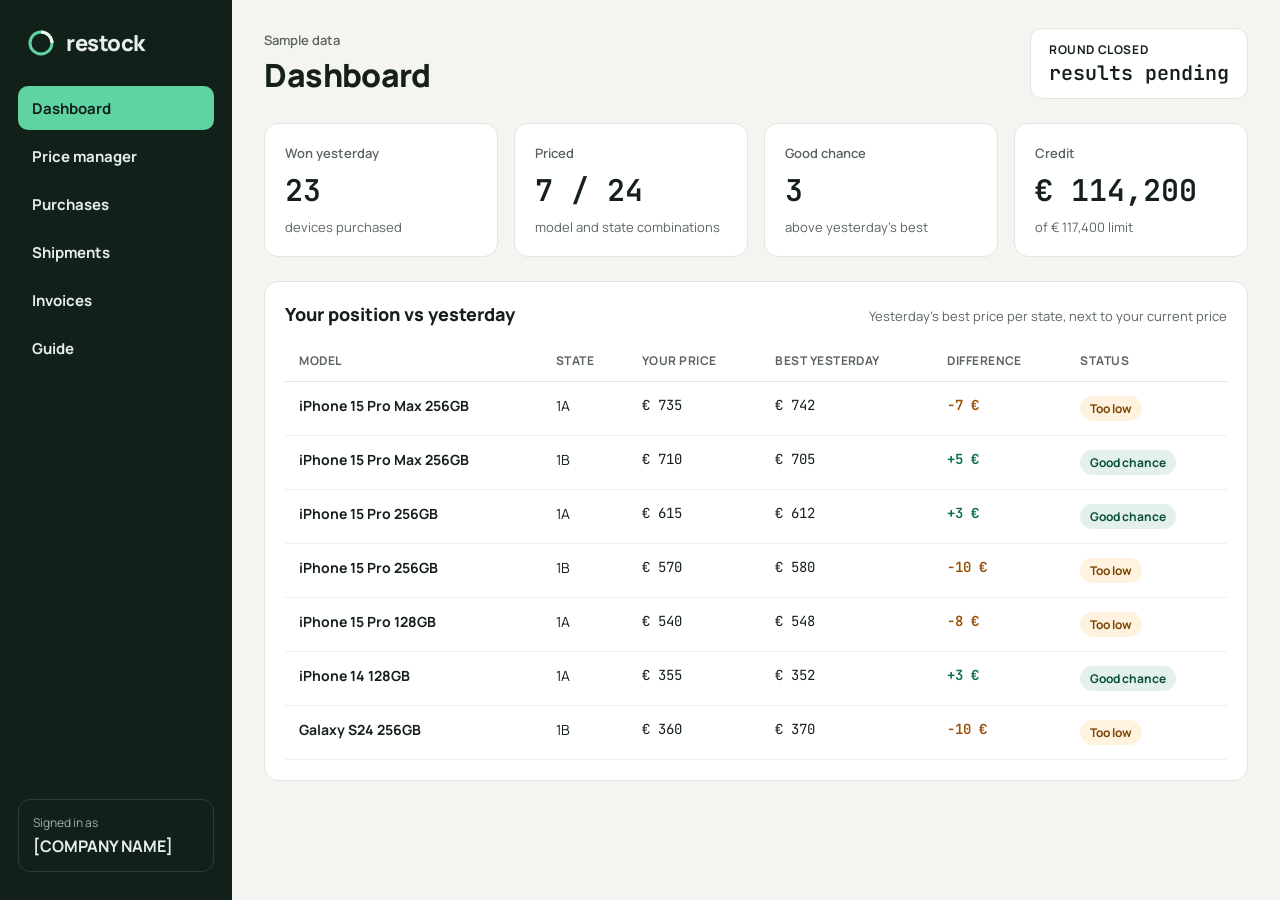
<file: index.html>
<!doctype html>
<html lang="en">
<head>
  <meta charset="utf-8">
  <meta name="viewport" content="width=device-width, initial-scale=1">
  <title>Restock buyer portal</title>
  <link rel="icon" href="favicon.svg" type="image/svg+xml">
  <link rel="preconnect" href="https://fonts.googleapis.com">
  <link rel="preconnect" href="https://fonts.gstatic.com" crossorigin>
  <link rel="stylesheet" href="https://fonts.googleapis.com/css2?family=Manrope:wght@400;500;600;700;800&amp;family=JetBrains+Mono:wght@400;600&amp;display=swap">
  <link rel="stylesheet" href="styles.css">
  <script src="app.js" defer></script>
</head>
<body>
<div class="shell">

  <nav class="sidebar" aria-label="Main menu">
    <div class="brand">
      <svg width="30" height="30" viewBox="0 0 30 30" aria-hidden="true">
        <circle cx="15" cy="15" r="11" fill="none" stroke="#5FD3A1" stroke-width="3"></circle>
        <path d="M15 4 a11 11 0 0 1 11 11" fill="none" stroke="#F4F5F1" stroke-width="3"></path>
      </svg>
      <span class="brand-name">restock</span>
    </div>
    <div class="nav-list">
      <button type="button" class="nav-item" data-screen="dash" aria-current="page">Dashboard</button>
      <button type="button" class="nav-item" data-screen="prices">Price manager</button>
      <button type="button" class="nav-item" data-screen="trade">Purchases</button>
      <button type="button" class="nav-item" data-screen="ship">Shipments</button>
      <button type="button" class="nav-item" data-screen="inv">Invoices</button>
      <button type="button" class="nav-item" data-screen="guide">Guide</button>
    </div>
    <div class="account">
      <span class="account-label">Signed in as</span>
      <span class="account-name">[COMPANY NAME]</span>
    </div>
  </nav>

  <main class="main">

    <div class="topbar">
      <div class="title-block">
        <span class="eyebrow">Sample data</span>
        <h1 id="screen-title">Dashboard</h1>
      </div>
      <div class="deadline" id="deadline">
        <span class="deadline-label" id="deadline-label">Round closes at 16:00</span>
        <span class="num deadline-time" id="deadline-time">&nbsp;</span>
      </div>
    </div>

    <!-- Dashboard -->
    <div class="dash" data-view="dash">
      <div class="kpis">
        <div class="kpi">
          <span class="kpi-label">Won yesterday</span>
          <span class="num kpi-value">23</span>
          <span class="subtle">devices purchased</span>
        </div>
        <div class="kpi">
          <span class="kpi-label">Priced</span>
          <span class="num kpi-value" id="kpi-priced">0 / 0</span>
          <span class="subtle">model and state combinations</span>
        </div>
        <div class="kpi">
          <span class="kpi-label">Good chance</span>
          <span class="num kpi-value" id="kpi-good">0</span>
          <span class="subtle">above yesterday's best</span>
        </div>
        <div class="kpi">
          <span class="kpi-label">Credit</span>
          <span class="num kpi-value">€ 114,200</span>
          <span class="subtle">of € 117,400 limit</span>
        </div>
      </div>
      <section class="panel">
        <div class="panel-head">
          <h2>Your position vs yesterday</h2>
          <span class="subtle">Yesterday's best price per state, next to your current price</span>
        </div>
        <div class="table-wrap">
          <table class="tbl">
            <thead><tr><th>Model</th><th>State</th><th>Your price</th><th>Best yesterday</th><th>Difference</th><th>Status</th></tr></thead>
            <tbody id="position-rows"></tbody>
          </table>
        </div>
      </section>
    </div>

    <!-- Price manager -->
    <section class="panel prices" data-view="prices" hidden>
      <div class="toolbar">
        <div class="field">
          <label for="search">Search model</label>
          <input id="search" class="search" type="search" placeholder="e.g. iPhone 15">
        </div>
        <div class="actions">
          <button type="button" class="btn">Import CSV</button>
          <button type="button" class="btn btn--soft" id="match-best">Set all to yesterday's best + € 1</button>
          <button type="button" class="btn btn--primary" id="save-prices">Save</button>
        </div>
      </div>
      <div class="notice" role="status" id="saved-notice" hidden>Saved. Your prices count for today's round.</div>
      <div class="table-wrap">
        <table class="tbl">
          <thead><tr><th>Product</th><th>State 1A</th><th>State 1B</th><th>State 1C</th><th>State 2</th></tr></thead>
          <tbody id="price-rows"></tbody>
        </table>
      </div>
    </section>

    <!-- Purchases -->
    <section class="panel" data-view="trade" hidden>
      <div class="filters" role="group" aria-label="Filter by status">
        <button type="button" class="chip" data-filter="all" aria-pressed="true">All</button>
        <button type="button" class="chip" data-filter="To ship" aria-pressed="false">To ship</button>
        <button type="button" class="chip" data-filter="In transit" aria-pressed="false">In transit</button>
        <button type="button" class="chip" data-filter="Discrepancy" aria-pressed="false">Discrepancy</button>
      </div>
      <div class="table-wrap">
        <table class="tbl">
          <thead><tr><th>Transaction</th><th>Date</th><th>Model</th><th>State</th><th>Price</th><th>VAT</th><th>Status</th><th>Assessment</th></tr></thead>
          <tbody id="trade-rows"></tbody>
        </table>
      </div>
    </section>

    <!-- Shipments and Invoices: not designed yet -->
    <section class="placeholder" data-view="ship inv" hidden>This screen comes in a next step.</section>

    <!-- Guide -->
    <div class="guide" data-view="guide" hidden>
      <section class="panel steps-panel">
        <h2>How a daily round works</h2>
        <div class="steps">
          <div class="step">
            <span class="num step-n">1</span>
            <span class="step-title">Set your prices</span>
            <span class="step-text">Enter a price per model and state in the Price manager, or import a CSV.</span>
          </div>
          <div class="step">
            <span class="num step-n">2</span>
            <span class="step-title">Before 16:00 CET</span>
            <span class="step-text">Prices saved before 16:00 count for that day. Bids are sealed: nobody sees anyone else’s price.</span>
          </div>
          <div class="step">
            <span class="num step-n">3</span>
            <span class="step-title">Highest price wins</span>
            <span class="step-text">Each device goes to the buyer with the highest price for its model and state. The next day you see yesterday’s best price.</span>
          </div>
          <div class="step">
            <span class="num step-n">4</span>
            <span class="step-title">Assessment and shipping</span>
            <span class="step-text">Won devices are checked at an assessment centre, then shipped to you and invoiced.</span>
          </div>
        </div>
      </section>

      <section class="panel">
        <div class="panel-intro">
          <h2>Device states</h2>
          <span class="intro-text">Every device is checked for activation lock and blacklist status. Data is wiped where possible.</span>
        </div>
        <div class="table-wrap">
          <table class="tbl">
            <thead><tr><th>State</th><th>Name</th><th>What it means</th><th>Category</th></tr></thead>
            <tbody>
              <tr><td><span class="num state-badge">1A</span></td><td class="state-name">Fully tested</td><td class="state-detail">All functions work. Looks close to new, at most tiny marks.</td><td class="state-group">Fully tested</td></tr>
              <tr><td><span class="num state-badge">1B</span></td><td class="state-name">Fully tested</td><td class="state-detail">All functions work. Light, visible signs of use.</td><td class="state-group">Fully tested</td></tr>
              <tr><td><span class="num state-badge">1C</span></td><td class="state-name">Fully tested</td><td class="state-detail">All functions work. Clear wear, scratches or dents.</td><td class="state-group">Fully tested</td></tr>
              <tr><td><span class="num state-badge">1</span></td><td class="state-name">Basic check only</td><td class="state-detail">Turns on, screen and housing intact, no missing parts. Other functions not tested.</td><td class="state-group">Partly tested</td></tr>
              <tr><td><span class="num state-badge">2</span></td><td class="state-name">Worn battery</td><td class="state-detail">Fully tested, but battery health below 80% or more than 700 cycles.</td><td class="state-group">Fully tested</td></tr>
              <tr><td><span class="num state-badge">3</span></td><td class="state-name">Major defect</td><td class="state-detail">At least one major fault, such as camera, back glass, flash, microphone or Bluetooth.</td><td class="state-group">Defective</td></tr>
              <tr><td><span class="num state-badge">4</span></td><td class="state-name">Screen defect</td><td class="state-detail">Cracked screen, dead pixels, or Face ID / Touch ID not working.</td><td class="state-group">Defective</td></tr>
              <tr><td><span class="num state-badge">5</span></td><td class="state-name">No power or locked</td><td class="state-detail">Does not turn on, or is locked to an account.</td><td class="state-group">Defective</td></tr>
            </tbody>
          </table>
        </div>
        <span class="subtle">Anything not covered by these states is not tested and does not count as a discrepancy.</span>
      </section>

      <section class="panel contact-panel">
        <h2>Questions?</h2>
        <span class="contact-text">Contact your account manager at [EMAIL] or [PHONE].</span>
      </section>
    </div>

  </main>
</div>
</body>
</html>
</file>
<file: styles.css>
/* restock buyer portal */

:root {
  --bg: #F4F5F1;
  --card: #FFFFFF;
  --ink: #15201B;
  --ink-soft: #3A443E;
  --muted: #5B655F;
  --line: #E2E5DF;
  --line-soft: #EEF0EB;
  --field: #CFD5CC;
  --green: #0B6E4F;
  --green-dark: #084F39;
  --green-tint: #E3F1EA;
  --mint: #5FD3A1;
  --night: #12201A;
  --night-ink: #E8EFEA;
  --night-muted: #9FB3A8;
  --night-line: #2C3D34;
  --amber: #9A4F00;
  --amber-ink: #7A4300;
  --amber-tint: #FFF3E0;
  --amber-line: #F2C98A;
  --blue-ink: #1D4E89;
  --blue-tint: #E6EEF8;
  --red-ink: #8E1F17;
  --red-tint: #FBE7E6;
  --grey-tint: #ECEEEA;
}

[hidden] { display: none !important; }

body { margin: 0; background: var(--bg); }
a { color: var(--green); }
a:hover { color: var(--green-dark); }

.num { font-family: 'JetBrains Mono', monospace; }
.subtle { font-size: 13px; color: var(--muted); }
.strong { font-weight: 700; }
.nowrap { white-space: nowrap; }
.is-up { color: var(--green); }
.is-down { color: var(--amber); }

/* Page layout: menu left, content right. Below about 800px the menu stacks on top. */

.shell {
  min-height: 100vh;
  display: flex;
  flex-wrap: wrap;
  font-family: Manrope, system-ui, sans-serif;
  color: var(--ink);
  background: var(--bg);
}

.sidebar {
  flex: 1 1 232px;
  max-width: 100%;
  background: var(--night);
  color: var(--night-ink);
  padding: 28px 18px;
  box-sizing: border-box;
  display: flex;
  flex-direction: column;
  gap: 28px;
}

.brand { display: flex; align-items: center; gap: 10px; padding: 0 8px; }
.brand-name { font-size: 22px; font-weight: 800; letter-spacing: -0.02em; }

.nav-list { display: flex; flex-direction: column; gap: 4px; }

.nav-item {
  text-align: left;
  min-height: 44px;
  padding: 0 14px;
  border-radius: 10px;
  border: 0;
  cursor: pointer;
  font: 700 15px Manrope, sans-serif;
  background: transparent;
  color: var(--night-ink);
}
.nav-item[aria-current="page"] { background: var(--mint); color: var(--night); }

.account {
  margin-top: auto;
  border: 1px solid var(--night-line);
  border-radius: 12px;
  padding: 14px;
  display: flex;
  flex-direction: column;
  gap: 4px;
}
.account-label { font-size: 12px; color: var(--night-muted); }
.account-name { font-weight: 700; }

.main {
  flex: 999 1 560px;
  min-width: 0;
  padding: 28px 32px 48px;
  box-sizing: border-box;
  display: flex;
  flex-direction: column;
  gap: 24px;
}

/* Title and round deadline */

.topbar { display: flex; flex-wrap: wrap; align-items: center; justify-content: space-between; gap: 16px; }
.title-block { display: flex; flex-direction: column; gap: 4px; }
.eyebrow { font-size: 13px; color: var(--muted); font-weight: 600; }
.title-block h1 { margin: 0; font-size: 32px; font-weight: 800; letter-spacing: -0.02em; }

.deadline {
  display: flex;
  flex-direction: column;
  gap: 2px;
  padding: 12px 18px;
  border-radius: 12px;
  background: var(--card);
  color: var(--ink);
  border: 1px solid var(--line);
}
.deadline.is-urgent { background: var(--amber-tint); color: var(--amber-ink); border-color: var(--amber-line); }
.deadline-label { font-size: 12px; font-weight: 700; text-transform: uppercase; letter-spacing: .05em; }
.deadline-time { font-size: 20px; font-weight: 600; }

/* Cards and tables */

.panel {
  background: var(--card);
  border: 1px solid var(--line);
  border-radius: 14px;
  padding: 20px;
  display: flex;
  flex-direction: column;
  gap: 14px;
}
.panel h2 { margin: 0; font-size: 18px; font-weight: 800; }
.panel-head { display: flex; flex-wrap: wrap; justify-content: space-between; align-items: baseline; gap: 8px; }

.table-wrap { overflow-x: auto; }
.tbl { width: 100%; border-collapse: collapse; font-size: 14px; }
.tbl th {
  text-align: left;
  font-size: 12px;
  font-weight: 700;
  letter-spacing: .04em;
  text-transform: uppercase;
  color: var(--muted);
  padding: 12px 14px;
  border-bottom: 1px solid var(--line);
  white-space: nowrap;
}
.tbl td { padding: 14px; border-bottom: 1px solid var(--line-soft); vertical-align: top; }

.pill {
  display: inline-block;
  padding: 4px 10px;
  border-radius: 999px;
  font-size: 12px;
  font-weight: 700;
  white-space: nowrap;
}
.pill--good { background: var(--green-tint); color: var(--green-dark); }
.pill--warn { background: var(--amber-tint); color: var(--amber-ink); }
.pill--info { background: var(--blue-tint); color: var(--blue-ink); }
.pill--bad { background: var(--red-tint); color: var(--red-ink); }
.pill--done { background: var(--grey-tint); color: var(--ink-soft); }

/* Dashboard */

.dash { display: flex; flex-direction: column; gap: 24px; }
.kpis { display: grid; grid-template-columns: repeat(auto-fit, minmax(200px, 1fr)); gap: 16px; }
.kpi {
  background: var(--card);
  border: 1px solid var(--line);
  border-radius: 14px;
  padding: 20px;
  display: flex;
  flex-direction: column;
  gap: 8px;
}
.kpi-label { font-size: 13px; font-weight: 600; color: var(--muted); }
.kpi-value { font-size: 30px; font-weight: 600; }
.diff { font-weight: 600; }

/* Price manager */

.prices { gap: 16px; }
.toolbar { display: flex; flex-wrap: wrap; gap: 12px; align-items: flex-end; justify-content: space-between; }
.field { display: flex; flex-direction: column; gap: 6px; }
.field label { font-size: 13px; font-weight: 700; }
.search {
  width: 280px;
  max-width: 100%;
  height: 44px;
  box-sizing: border-box;
  border: 1px solid var(--field);
  border-radius: 10px;
  padding: 0 14px;
  font: 500 15px Manrope, sans-serif;
}
.actions { display: flex; flex-wrap: wrap; gap: 10px; }

.btn {
  height: 44px;
  padding: 0 18px;
  border-radius: 10px;
  border: 1px solid var(--field);
  background: var(--card);
  font: 700 14px Manrope, sans-serif;
  color: var(--ink);
  cursor: pointer;
}
.btn--soft { border-color: var(--green); background: var(--green-tint); color: var(--green-dark); }
.btn--primary { padding: 0 22px; border: 0; background: var(--green); color: #FFFFFF; }

.notice {
  background: var(--green-tint);
  color: var(--green-dark);
  border-radius: 10px;
  padding: 12px 16px;
  font-weight: 700;
  font-size: 14px;
}

.product { min-width: 180px; }
.product-name { font-weight: 800; }
.price-cell { display: flex; flex-direction: column; gap: 6px; }
.price-input { display: flex; align-items: center; gap: 6px; }
.currency { font-size: 14px; font-weight: 700; }
.pin {
  width: 96px;
  height: 40px;
  box-sizing: border-box;
  border: 1px solid var(--field);
  border-radius: 8px;
  padding: 0 10px;
  font: 600 15px 'JetBrains Mono', monospace;
  color: var(--ink);
  background: #fff;
}
.pin:focus { outline: 2px solid var(--green); outline-offset: 1px; border-color: var(--green); }
.best-label { font-size: 12px; color: var(--muted); }
.hint { font-size: 12px; color: var(--muted); }
.hint.is-up { font-weight: 700; color: var(--green); }
.hint.is-down { font-weight: 700; color: var(--amber); }

/* Purchases */

.filters { display: flex; flex-wrap: wrap; gap: 8px; }
.chip {
  min-height: 40px;
  padding: 0 16px;
  border-radius: 999px;
  cursor: pointer;
  font: 700 14px Manrope, sans-serif;
  background: var(--card);
  color: var(--ink);
  border: 1px solid var(--field);
}
.chip[aria-pressed="true"] { background: var(--night); color: #FFFFFF; border-color: var(--night); }

/* Shipments and Invoices placeholder */

.placeholder {
  background: var(--card);
  border: 1px dashed var(--field);
  border-radius: 14px;
  padding: 48px 24px;
  text-align: center;
  color: var(--muted);
  font-weight: 600;
}

/* Guide */

.guide { display: flex; flex-direction: column; gap: 24px; max-width: 1100px; }
.guide .panel { padding: 24px; }
.guide .panel h2 { font-size: 20px; }
.steps-panel { gap: 18px; }
.contact-panel { gap: 10px; }
.steps { display: grid; grid-template-columns: repeat(auto-fit, minmax(220px, 1fr)); gap: 16px; }
.step { display: flex; flex-direction: column; gap: 8px; padding: 16px; border-radius: 12px; background: var(--bg); }
.step-n {
  width: 32px;
  height: 32px;
  border-radius: 999px;
  background: var(--night);
  color: #FFFFFF;
  display: flex;
  align-items: center;
  justify-content: center;
  font-weight: 600;
}
.step-title { font-weight: 800; font-size: 16px; }
.step-text { font-size: 14px; line-height: 1.5; color: var(--ink-soft); }
.panel-intro { display: flex; flex-direction: column; gap: 4px; }
.intro-text { font-size: 14px; color: var(--muted); }
.state-badge {
  display: inline-block;
  min-width: 36px;
  text-align: center;
  padding: 4px 8px;
  border-radius: 8px;
  background: var(--green-tint);
  color: var(--green-dark);
  font-weight: 600;
}
.state-name { font-weight: 700; white-space: nowrap; }
.state-detail { line-height: 1.5; }
.state-group { color: var(--muted); white-space: nowrap; }
.contact-text { font-size: 14px; color: var(--ink-soft); }
</file>
